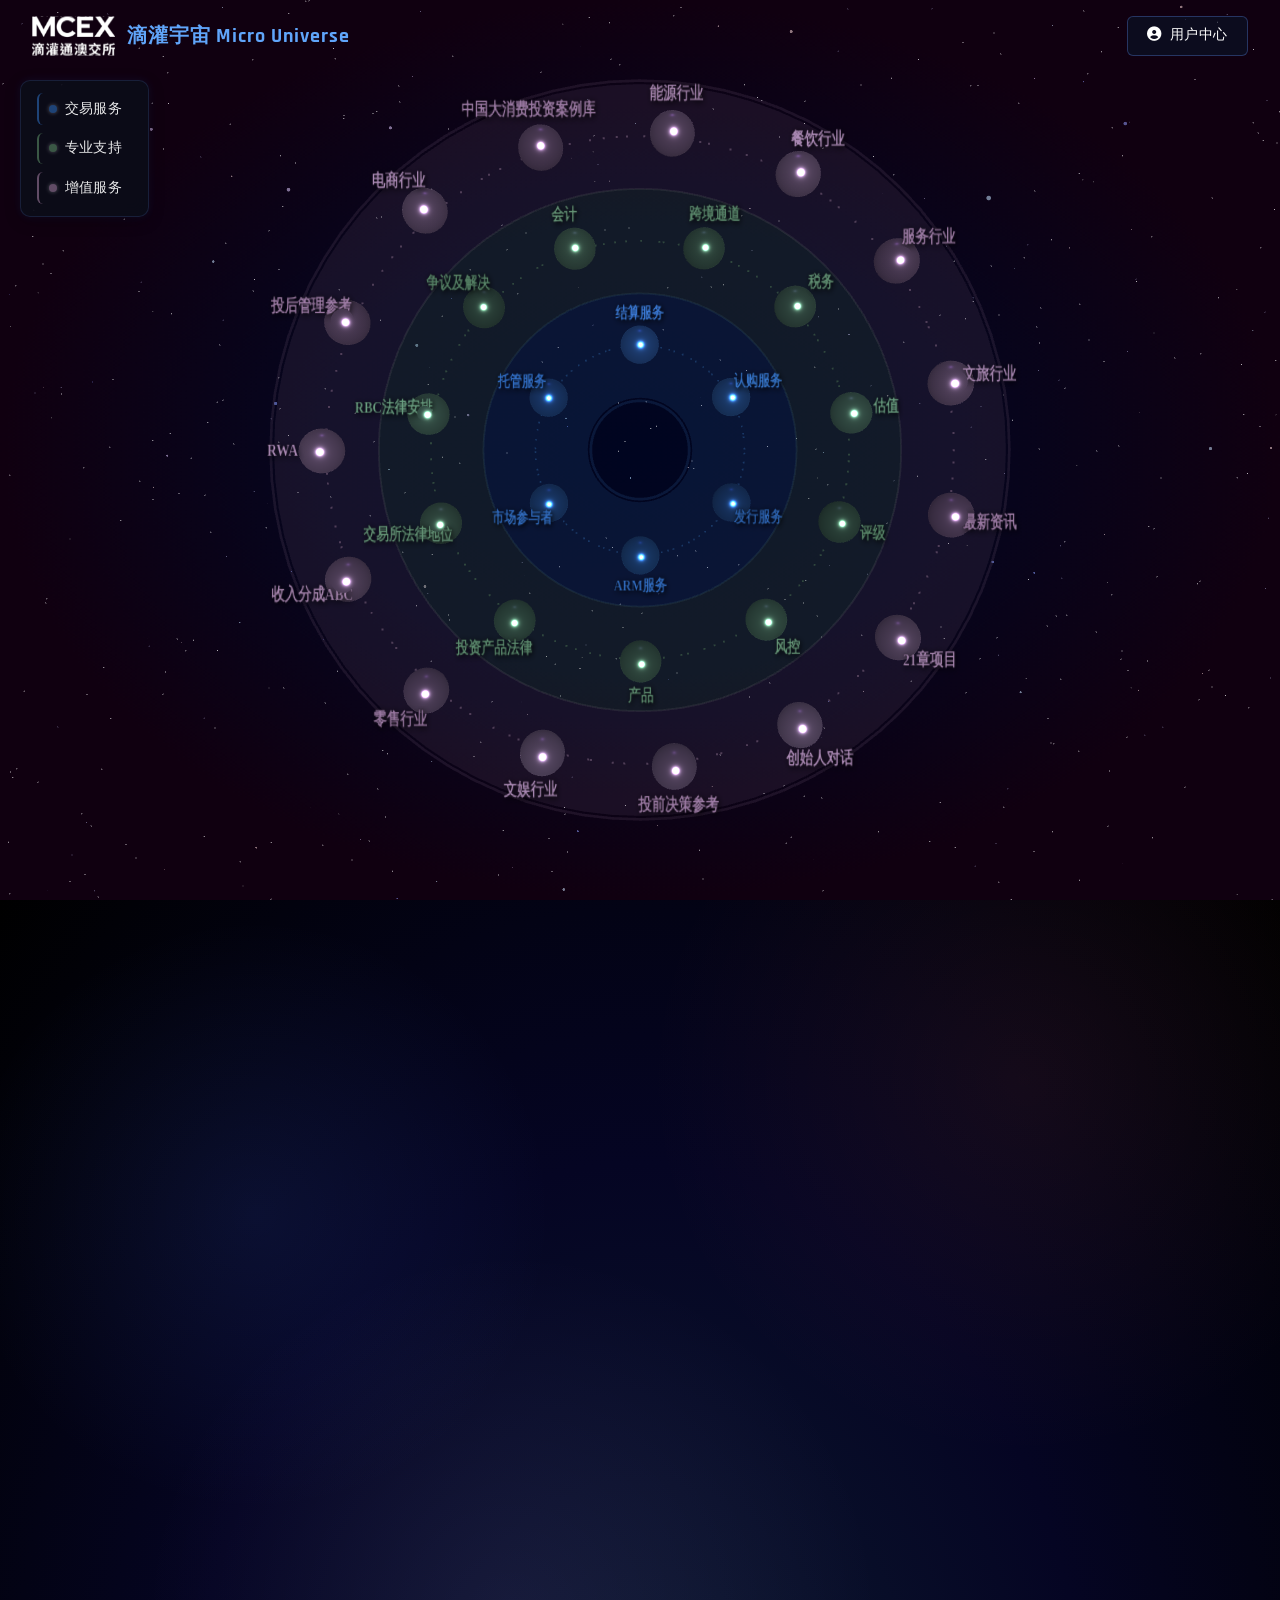
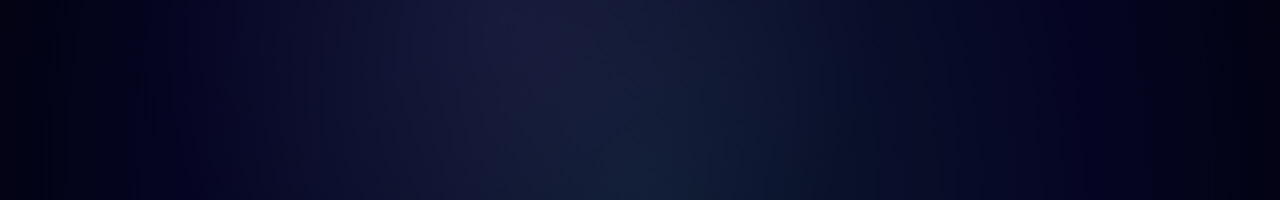
<file: index.html>
<!DOCTYPE html>
<html lang="zh-CN">
<head>
    <meta charset="UTF-8">
    <meta name="viewport" content="width=device-width, initial-scale=1.0">
    <title>滴灌宇宙 Micro Universe</title>
    <link rel="stylesheet" href="libs/css/tailwind.min.css">
    <script src="libs/js/three.min.js"></script>
    <script src="libs/js/gsap.min.js"></script>
    <script src="libs/js/OrbitControls.min.js"></script>
    <link rel="stylesheet" href="libs/css/all.min.css">
    <link rel="stylesheet" href="styles.css">
</head>
<body>
    <!-- 加载动画 -->
    <div class="loader">
        <div class="loader-spinner"></div>
        <div class="loader-text">正在加载滴灌宇宙</div>
    </div>
    
    <!-- 主应用容器 -->
    <div id="app">
        <!-- 3D场景容器 -->
        <div id="scene-container"></div>
        
        <!-- 顶部导航栏 -->
        <div class="top-nav">
            <div class="flex items-center">
                <img src="libs/img/logo-vertical-white.svg" alt="滴灌通澳门交易所Logo" class="h-10 mr-3">
                <h1 class="text-xl font-bold tracking-wider"><span class="text-blue-400">滴灌宇宙 Micro Universe</span></h1>
            </div>
            
            <div class="hidden md:flex items-center gap-4">
                <button class="neon-button"><i class="fas fa-user-circle mr-2"></i>用户中心</button>
            </div>
            <div class="md:hidden">
                <button class="text-white"><i class="fas fa-bars text-xl"></i></button>
            </div>
        </div>
        
        <!-- 聊天面板 -->
        <div class="chat-panel glass-panel">
            <div class="chat-header">
                <div class="flex items-center">
                    <div class="w-8 h-8 rounded-full bg-blue-900 flex items-center justify-center mr-2">
                        <i class="fas fa-robot"></i>
                    </div>
                    <h3 class="font-medium" id="chat-agent-name">AI Agent</h3>
                </div>
                <button id="close-chat" class="text-gray-400 hover:text-white">
                    <i class="fas fa-times"></i>
                </button>
            </div>
            <div class="chat-body">
                <!-- 消息将在这里动态添加 -->
            </div>
            <div class="chat-input">
                <input type="text" placeholder="输入您的问题..." id="message-input">
                <button id="send-message" onclick="sendMessage()">
                    <i class="fas fa-paper-plane"></i>
                </button>
            </div>
        </div>
        
        <!-- Agent信息面板 -->
        <div class="info-panel glass-panel">
            <div class="flex items-center mb-4 pb-3 border-b border-gray-700">
                <div class="w-12 h-12 rounded-full bg-blue-900 flex items-center justify-center text-xl mr-3">
                    <i class="fas fa-robot"></i>
                </div>
                <div>
                    <h3 class="text-lg font-semibold" id="agent-name">AI Agent信息</h3>
                    <p class="text-sm text-gray-300" id="agent-category">功能类别</p>
                </div>
                <button id="close-info" class="ml-auto text-gray-400 hover:text-white">
                    <i class="fas fa-times"></i>
                </button>
            </div>
            <p class="mb-3 text-gray-200" id="agent-description">请点击任一Agent图标以查看详细信息。</p>
            <div class="mb-4">
                <h4 class="text-sm font-semibold text-purple-300 mb-2">擅长领域</h4>
                <div class="flex flex-wrap gap-2" id="agent-skills">
                    <span class="px-2 py-1 text-xs bg-blue-900 bg-opacity-50 rounded-full">智能分析</span>
                    <span class="px-2 py-1 text-xs bg-blue-900 bg-opacity-50 rounded-full">资产管理</span>
                    <span class="px-2 py-1 text-xs bg-blue-900 bg-opacity-50 rounded-full">交易服务</span>
                </div>
            </div>
            <button class="w-full py-2 bg-blue-700 hover:bg-blue-800 text-white font-medium rounded-md transition-all" id="start-chat">开始对话</button>
        </div>
        
        <!-- 区域名称标签 -->
        <div class="layer-labels">
            <div class="layer-label inner-layer">
                <span class="label-dot" style="background: #1E4377;"></span>
                <span class="label-text">交易服务</span>
            </div>
            <div class="layer-label middle-layer">
                <span class="label-dot" style="background: #3A5745;"></span>
                <span class="label-text">专业支持</span>
            </div>
            <div class="layer-label outer-layer">
                <span class="label-dot" style="background: #614C66;"></span>
                <span class="label-text">增值服务</span>
            </div>
        </div>
        
        <!-- 区域说明 -->
        <!-- <div class="layer-info glass-panel">
            <div class="flex items-center justify-between mb-2">
                <h4 class="text-sm font-semibold text-blue-300">宇宙区域</h4>
            </div>
            <div class="text-xs text-gray-300 mb-1">
                <span class="inline-block w-3 h-3 rounded-full mr-1" style="background: #305866;"></span>
                内层：交易服务
            </div>
            <div class="text-xs text-gray-300 mb-1">
                <span class="inline-block w-3 h-3 rounded-full mr-1" style="background: #4B5762;"></span>
                中层：专业支持
            </div>
            <div class="text-xs text-gray-300">
                <span class="inline-block w-3 h-3 rounded-full mr-1" style="background: #704E4B;"></span>
                外层：增值服务
            </div>
        </div> -->
        
        <!-- Agent悬停提示 -->
        <div class="agent-tooltip" id="agent-tooltip"></div>
    </div>

    <script src="script.js"></script>
</body>
</html>
</file>
<file: styles.css>
@import url('https://fonts.googleapis.com/css2?family=Rajdhani:wght@300;400;500;600;700&display=swap');

:root {
    --primary-color: #1E4377;
    --secondary-color: #3A5745;
    --accent-color: #614C66;
    --inner-layer-color: #1E4377;
    --middle-layer-color: #3A5745;
    --outer-layer-color: #614C66;
    --bg-dark: #070e17;
    --bg-darker: #050a10;
    --glass-bg: rgba(10, 18, 28, 0.7);
    --glass-border: rgba(65, 120, 255, 0.2);
    --glow-shadow: 0 0 15px rgba(30, 67, 119, 0.8);
}

* {
    margin: 0;
    padding: 0;
    box-sizing: border-box;
    font-family: 'Rajdhani', sans-serif;
}

body {
    font-family: "Inter", "SF Pro Display", -apple-system, BlinkMacSystemFont,
        "Segoe UI", Roboto, Oxygen, Ubuntu, Cantarell, "Open Sans", "Helvetica Neue",
        sans-serif;
    margin: 0;
    padding: 0;
    background: radial-gradient(ellipse at bottom, #0d1b31 0%, #050523 50%, #000000 100%);
    color: #f5f5f7;
    height: 100vh;
    width: 100vw;
    overflow: hidden;
    position: relative;
}

/* 添加背景星空效果 */
body::before {
    content: '';
    position: absolute;
    width: 100%;
    height: 100%;
    background-image: 
        radial-gradient(1px 1px at 25% 30%, rgba(255, 255, 255, 0.6), transparent),
        radial-gradient(1px 1px at 50% 12%, rgba(255, 255, 255, 0.5), transparent),
        radial-gradient(1px 1px at 10% 70%, rgba(255, 255, 255, 0.4), transparent),
        radial-gradient(1.5px 1.5px at 80% 15%, rgba(255, 255, 255, 0.5), transparent),
        radial-gradient(1.5px 1.5px at 95% 88%, rgba(255, 255, 255, 0.4), transparent),
        radial-gradient(1px 1px at 35% 75%, rgba(255, 255, 255, 0.5), transparent),
        radial-gradient(1px 1px at 65% 62%, rgba(255, 255, 255, 0.6), transparent);
    background-repeat: repeat;
    background-size: 500px 500px;
    opacity: 0.15;
    pointer-events: none;
    z-index: -1;
    animation: drift 300s linear infinite;
}

@keyframes drift {
    from {
        background-position: 0 0;
    }
    to {
        background-position: 500px 500px;
    }
}

/* 添加星云辉光效果 */
body::after {
    content: '';
    position: absolute;
    width: 100%;
    height: 100%;
    background: 
        radial-gradient(circle at 20% 35%, rgba(74, 124, 255, 0.1), transparent 25%),
        radial-gradient(circle at 80% 20%, rgba(255, 107, 94, 0.07), transparent 30%),
        radial-gradient(circle at 40% 80%, rgba(187, 136, 255, 0.08), transparent 35%);
    pointer-events: none;
    z-index: -1;
}

/* 主容器 */
#app {
    position: relative;
    width: 100%;
    height: 100%;
}

/* 3D场景容器 */
#scene-container {
    position: absolute;
    top: 0;
    left: 0;
    width: 100%;
    height: 100%;
    z-index: 0;
}

/* 顶部导航栏 */
.top-nav {
    position: absolute;
    top: 0;
    left: 0;
    width: 100%;
    z-index: 10;
    padding: 1rem 2rem;
    display: flex;
    justify-content: space-between;
    align-items: center;
}

/* 玻璃态效果面板 */
.glass-panel {
    background: var(--glass-bg);
    backdrop-filter: blur(15px);
    -webkit-backdrop-filter: blur(15px);
    border: 1px solid var(--glass-border);
    border-radius: 12px;
    /* padding: 1.5rem; */
    box-shadow: 0 8px 32px rgba(0, 0, 0, 0.4), 0 0 0 1px rgba(70, 130, 180, 0.1), inset 0 0 0 1px rgba(255, 255, 255, 0.05);
    transition: all 0.3s ease;
}

/* 层级控制面板 */
.layer-control-panel {
    position: absolute;
    left: 2rem;
    bottom: 2rem;
    width: 400px;
    z-index: 10;
    display: flex;
    flex-direction: column;
    gap: 1rem;
}

/* 图层说明面板 */
.layer-info {
    position: absolute;
    top: 5rem;
    right: 2rem;
    width: 300px;
    z-index: 10;
    transition: all 0.3s ease;
    transform: translateX(0);
}

.layer-info.hidden {
    transform: translateX(320px);
    opacity: 0;
}

.layer-info h4 {
    letter-spacing: 1px;
}

.layer-info .inline-block {
    vertical-align: middle;
}

/* Agent分类筛选器 */
.filter-controls {
    display: flex;
    gap: 0.75rem;
    align-items: center;
    margin-left: 2rem;
}

.filter-btn {
    padding: 0.5rem 1.2rem;
    border: 1px solid var(--glass-border);
    background: rgba(10, 15, 30, 0.5);
    backdrop-filter: blur(5px);
    -webkit-backdrop-filter: blur(5px);
    color: white;
    border-radius: 20px;
    transition: all 0.3s ease;
    cursor: pointer;
    position: relative;
    overflow: hidden;
    font-size: 0.9rem;
    letter-spacing: 0.5px;
    text-shadow: 0 0 4px rgba(255, 255, 255, 0.3);
}

.filter-btn::after {
    content: '';
    position: absolute;
    left: 0;
    top: 0;
    width: 100%;
    height: 100%;
    background: rgba(255, 255, 255, 0.1);
    opacity: 0;
    transition: opacity 0.3s ease;
}

.filter-btn:hover::after {
    opacity: 1;
}

.filter-btn:hover {
    transform: translateY(-2px);
    box-shadow: 0 4px 12px rgba(0, 0, 0, 0.3), 0 0 15px rgba(100, 150, 255, 0.3);
}

.filter-controls button.active {
    background: var(--primary-color);
    color: white;
    box-shadow: var(--glow-shadow), 0 0 20px rgba(100, 150, 255, 0.5);
    border: 1px solid rgba(100, 150, 255, 0.4);
}

.filter-controls button[data-category="inner"].active,
.filter-controls button[data-category="inner"]:hover {
    background: var(--inner-layer-color);
    color: white;
    box-shadow: 0 0 15px rgba(48, 88, 102, 0.8), 0 0 5px rgba(48, 88, 102, 0.4);
}

.filter-controls button[data-category="middle"].active,
.filter-controls button[data-category="middle"]:hover {
    background: var(--middle-layer-color);
    color: white;
    box-shadow: 0 0 15px rgba(75, 87, 98, 0.8), 0 0 5px rgba(75, 87, 98, 0.4);
}

.filter-controls button[data-category="outer"].active,
.filter-controls button[data-category="outer"]:hover {
    background: var(--outer-layer-color);
    color: white;
    box-shadow: 0 0 15px rgba(112, 78, 75, 0.8), 0 0 5px rgba(112, 78, 75, 0.4);
}

/* 信息面板 */
.info-panel {
    position: absolute;
    bottom: 20px;
    right: 20px;
    background: rgba(13, 17, 40, 0.7);
    backdrop-filter: blur(10px);
    border: 1px solid rgba(255, 255, 255, 0.15);
    box-shadow: 0 4px 30px rgba(0, 0, 0, 0.5), 0 0 20px rgba(74, 124, 255, 0.2);
    border-radius: 15px;
    padding: 20px;
    width: 320px;
    transition: all 0.3s ease;
    opacity: 0;
    transform: translateY(30px);
    z-index: 10;
    max-height: 80vh;
    overflow-y: auto;
    display: none;
    color: rgba(255, 255, 255, 0.9);
}

.controls {
    position: absolute;
    top: 20px;
    left: 20px;
    z-index: 10;
    display: flex;
    gap: 10px;
}

.controls button {
    background: rgba(13, 17, 40, 0.6);
    color: rgba(255, 255, 255, 0.85);
    border: 1px solid rgba(120, 155, 255, 0.3);
    backdrop-filter: blur(8px);
    padding: 8px 16px;
    border-radius: 20px;
    cursor: pointer;
    font-weight: 500;
    font-size: 0.85rem;
    transition: all 0.2s ease;
    box-shadow: 0 2px 10px rgba(0, 0, 0, 0.15), 0 0 10px rgba(74, 124, 255, 0.1);
}

.controls button:hover,
.controls button.active {
    background: rgba(39, 69, 160, 0.7);
    border-color: rgba(120, 171, 255, 0.5);
    box-shadow: 0 2px 15px rgba(0, 0, 0, 0.2), 0 0 15px rgba(74, 124, 255, 0.25);
    transform: translateY(-2px);
}

.category-controls {
    position: absolute;
    top: 70px;
    left: 20px;
    z-index: 10;
    display: none;
    flex-direction: column;
    gap: 10px;
    background: rgba(13, 17, 40, 0.6);
    backdrop-filter: blur(10px);
    border-radius: 12px;
    padding: 10px;
    border: 1px solid rgba(120, 155, 255, 0.2);
    box-shadow: 0 4px 20px rgba(0, 0, 0, 0.3), 0 0 15px rgba(74, 124, 255, 0.15);
}

/* 聊天面板 */
.chat-panel {
    position: absolute;
    bottom: 2rem;
    right: 2rem;
    width: 380px;
    height: 600px;
    z-index: 10;
    display: none; /* 初始状态为隐藏 */
    flex-direction: column;
    transform: translateY(20px);
    opacity: 0;
    transition: all 0.3s cubic-bezier(0.4, 0, 0.2, 1);
    background-color: rgba(20, 30, 60, 0.7); /* 确保背景色正确 */
    border-radius: 12px;
    overflow: hidden; /* 防止内容溢出 */
}

.chat-panel.visible {
    transform: translateY(0);
    opacity: 1;
    display: flex; /* 仅在可见时设置为flex */
}

/* 修复聊天窗口滚动问题 */
.chat-body {
    flex: 1;
    overflow-y: auto !important; /* 强制启用垂直滚动 */
    padding: 1rem;
    margin-bottom: 0.5rem;
    display: flex;
    flex-direction: column;
    gap: 0.8rem;
    height: calc(100% - 120px); /* 使用固定计算方式 */
    min-height: 200px; /* 设置最小高度 */
    scrollbar-width: thin; /* Firefox */
    -ms-overflow-style: thin; /* IE and Edge */
    position: relative; /* 确保定位上下文正确 */
}

/* 改善聊天消息样式，参考Coze风格 */
.chat-message {
    padding: 0.8rem 1rem;
    border-radius: 12px;
    margin-bottom: 0.2rem;
    max-width: 85%;
    word-break: break-word;
    line-height: 1.4;
    position: relative;
    animation: fadeIn 0.3s ease;
    box-shadow: 0 2px 5px rgba(0, 0, 0, 0.1);
}

.user-message {
    background: rgba(120, 160, 255, 0.15);
    border: 1px solid rgba(120, 160, 255, 0.2);
    margin-left: auto;
    border-bottom-right-radius: 4px;
    color: rgba(255, 255, 255, 0.95);
}

.agent-message {
    background: rgba(40, 44, 71, 0.6);
    border: 1px solid rgba(100, 150, 255, 0.15);
    margin-right: auto;
    border-bottom-left-radius: 4px;
    color: rgba(240, 245, 255, 0.9);
}

/* 改善聊天输入框样式 */
.chat-input {
    display: flex;
    background: rgba(40, 50, 80, 0.5);
    border-radius: 12px;
    margin: 0 1rem 1rem 1rem;
    overflow: hidden;
    border: 1px solid rgba(120, 160, 255, 0.25);
    transition: all 0.2s ease;
}

.chat-input:focus-within {
    border-color: rgba(120, 170, 255, 0.6);
    box-shadow: 0 0 10px rgba(74, 124, 255, 0.3);
}

.chat-input input {
    flex: 1;
    padding: 0.8rem 1rem;
    background: transparent;
    border: none;
    outline: none;
    color: white;
    font-size: 0.95rem;
}

.chat-input input::placeholder {
    color: rgba(255, 255, 255, 0.4);
}

.chat-input button {
    background: linear-gradient(135deg, #3662E3, #5681FF);
    border: none;
    padding: 0 1.2rem;
    color: white;
    cursor: pointer;
    transition: all 0.3s ease;
    display: flex;
    align-items: center;
    justify-content: center;
}

.chat-input button:hover {
    background: linear-gradient(135deg, #4370F8, #6B96FF);
    box-shadow: 0 0 10px rgba(74, 124, 255, 0.4) inset;
}

/* 改善引导问题样式 */
.guiding-questions {
    display: flex;
    flex-direction: column;
    gap: 0.5rem;
    margin-top: 0.8rem;
    margin-bottom: 0.5rem;
    align-self: stretch;
}

.guiding-question {
    background: rgba(80, 120, 200, 0.1);
    border: 1px solid rgba(120, 160, 255, 0.2);
    border-radius: 10px;
    padding: 0.6rem 0.8rem;
    cursor: pointer;
    transition: all 0.2s ease;
    font-size: 0.9rem;
    color: rgba(220, 230, 255, 0.8);
    text-align: left;
}

.guiding-question:hover {
    background: rgba(80, 120, 200, 0.2);
    border-color: rgba(120, 160, 255, 0.4);
    color: rgba(255, 255, 255, 0.95);
    transform: translateY(-1px);
}

/* 添加特别的滚动条样式 */
.chat-body::-webkit-scrollbar {
    width: 8px; /* 增加滚动条宽度 */
}

.chat-body::-webkit-scrollbar-track {
    background: rgba(20, 30, 60, 0.3); /* 增加轨道可见度 */
    border-radius: 5px;
    margin: 4px 0; /* 添加上下边距 */
}

.chat-body::-webkit-scrollbar-thumb {
    background: rgba(120, 160, 255, 0.5); /* 增加滑块不透明度 */
    border-radius: 5px;
    border: 1px solid rgba(120, 160, 255, 0.2);
    box-shadow: 0 0 3px rgba(120, 160, 255, 0.3); /* 添加发光效果 */
}

.chat-body::-webkit-scrollbar-thumb:hover {
    background: rgba(120, 180, 255, 0.7); /* 增加悬停亮度 */
    cursor: pointer;
}

/* 美化聊天面板标题 */
.chat-header {
    padding: 1rem;
    background: rgba(30, 40, 80, 0.7);
    border-bottom: 1px solid rgba(120, 160, 255, 0.15);
    display: flex;
    align-items: center;
    justify-content: space-between;
    border-radius: 12px 12px 0 0;
}

.chat-header h3 {
    margin: 0;
    color: #ffffff;
    font-weight: 600;
    letter-spacing: 0.5px;
    font-size: 1.1rem;
}

/* 美化关闭按钮 */
#close-chat {
    width: 28px;
    height: 28px;
    display: flex;
    align-items: center;
    justify-content: center;
    border-radius: 50%;
    background: rgba(80, 100, 150, 0.2);
    transition: all 0.2s ease;
}

#close-chat:hover {
    background: rgba(120, 160, 255, 0.3);
}

/* 输入中状态样式 */
.typing-indicator {
    display: flex;
    align-items: center;
    gap: 4px;
    padding: 0.6rem 1rem;
    max-width: 70px;
}

.typing-indicator .dot {
    width: 8px;
    height: 8px;
    background: rgba(220, 230, 255, 0.7);
    border-radius: 50%;
    animation: typing-animation 1.4s infinite ease-in-out;
}

.typing-indicator .dot:nth-child(1) {
    animation-delay: 0s;
}

.typing-indicator .dot:nth-child(2) {
    animation-delay: 0.2s;
}

.typing-indicator .dot:nth-child(3) {
    animation-delay: 0.4s;
}

@keyframes typing-animation {
    0%, 100% { transform: translateY(0); opacity: 0.5; }
    50% { transform: translateY(-5px); opacity: 1; }
}

/* 加载动画 */
.loader {
    position: fixed;
    width: 100%;
    height: 100%;
    top: 0;
    left: 0;
    background: var(--bg-darker);
    display: flex;
    flex-direction: column;
    justify-content: center;
    align-items: center;
    z-index: 9999;
    transition: opacity 0.5s ease;
}

.loader-text {
    color: white;
    font-size: 1.1rem;
    margin-top: 2rem;
    letter-spacing: 1px;
    animation: pulse 1.5s infinite;
    font-weight: 500;
}

@keyframes pulse {
    0%, 100% { opacity: 0.6; }
    50% { opacity: 1; }
}

.loader-spinner {
    width: 60px;
    height: 60px;
    border: 3px solid transparent;
    border-top: 3px solid rgba(100, 150, 255, 0.8);
    border-right: 3px solid rgba(100, 150, 255, 0.6);
    border-radius: 50%;
    animation: spin 1s linear infinite;
    box-shadow: 0 0 20px rgba(100, 150, 255, 0.3);
}

@keyframes spin {
    0% { transform: rotate(0deg); }
    100% { transform: rotate(360deg); }
}

/* 霓虹风格按钮 */
.neon-button {
    background: rgba(10, 20, 40, 0.6);
    border: 1px solid rgba(100, 150, 255, 0.3);
    color: white;
    padding: 0.5rem 1.2rem;
    border-radius: 6px;
    cursor: pointer;
    position: relative;
    overflow: hidden;
    transition: all 0.3s ease;
    font-size: 0.9rem;
    font-weight: 500;
    letter-spacing: 0.5px;
}

.neon-button::before {
    content: '';
    position: absolute;
    top: 0;
    left: -100%;
    width: 100%;
    height: 100%;
    background: linear-gradient(
        90deg,
        transparent,
        rgba(100, 150, 255, 0.2),
        transparent
    );
    transition: all 0.5s ease;
}

.neon-button:hover {
    background: rgba(30, 60, 100, 0.8);
    box-shadow: 0 0 15px rgba(100, 150, 255, 0.4);
    border: 1px solid rgba(100, 150, 255, 0.5);
}

.neon-button:hover::before {
    left: 100%;
}

/* 正在输入提示样式 */
.typing-indicator {
    display: flex;
    align-items: center;
    justify-content: center;
    padding: 0.6rem !important;
    min-height: unset !important;
    width: 80px !important;
}

.typing-indicator .dot {
    display: inline-block;
    width: 8px;
    height: 8px;
    border-radius: 50%;
    background-color: rgba(255, 255, 255, 0.7);
    margin: 0 3px;
    animation: typing-animation 1.4s infinite;
}

.typing-indicator .dot:nth-child(1) {
    animation-delay: 0s;
}

.typing-indicator .dot:nth-child(2) {
    animation-delay: 0.2s;
}

.typing-indicator .dot:nth-child(3) {
    animation-delay: 0.4s;
}

@keyframes typing-animation {
    0%, 60%, 100% { transform: translateY(0); }
    30% { transform: translateY(-6px); }
}

/* 响应式调整 */
@media (max-width: 768px) {
    .filter-controls {
        margin-left: 0;
        gap: 0.5rem;
    }
    
    .info-panel, .chat-panel {
        width: calc(100% - 2rem);
        left: 1rem;
        right: 1rem;
    }
    
    .controls-helper {
        width: calc(100% - 2rem);
        left: 1rem;
    }
    
    .top-nav {
        padding: 0.8rem 1rem;
    }
    
    .top-nav h1 {
        font-size: 1rem;
    }
}

/* 区域名称标签样式 */
.layer-labels {
    position: fixed;
    top: 80px;
    left: 20px;
    display: flex;
    flex-direction: column;
    gap: 0.5rem;
    z-index: 10;
    background: rgba(10, 18, 28, 0.65);
    padding: 0.75rem 1rem;
    border-radius: 10px;
    backdrop-filter: blur(8px);
    border: 1px solid rgba(100, 150, 255, 0.15);
    box-shadow: 0 4px 15px rgba(0, 0, 0, 0.3), 0 0 10px rgba(74, 124, 255, 0.1);
    transition: all 0.3s ease;
}

.layer-label {
    display: flex;
    align-items: center;
    gap: 0.5rem;
    color: rgba(255, 255, 255, 0.9);
    font-size: 0.85rem;
    padding: 0.35rem 0.6rem;
    border-radius: 6px;
    transition: all 0.25s ease;
    white-space: nowrap;
}

.layer-label:hover {
    background: rgba(255, 255, 255, 0.1);
    transform: translateX(3px);
}

.label-dot {
    width: 8px;
    height: 8px;
    border-radius: 50%;
    box-shadow: 0 0 4px rgba(255, 255, 255, 0.3);
}

.label-text {
    font-weight: 500;
    letter-spacing: 0.03em;
}

/* 为每个层级添加特殊效果 */
.inner-layer {
    border-left: 2px solid #1E4377;
}

.middle-layer {
    border-left: 2px solid #3A5745;
}

.outer-layer {
    border-left: 2px solid #614C66;
}

/* Agent标题样式增强 */
#agent-name {
    color: #ffffff;
    font-weight: 700;
    font-size: 1.2rem;
    text-shadow: 0 0 12px rgba(255, 255, 255, 0.7);
    letter-spacing: 0.5px;
    position: relative;
    display: inline-block;
}

#agent-name::after {
    content: '';
    position: absolute;
    bottom: -4px;
    left: 0;
    width: 100%;
    height: 2px;
    background: linear-gradient(90deg, rgba(255, 255, 255, 0.8), rgba(120, 171, 255, 0.4));
    border-radius: 2px;
    box-shadow: 0 0 8px rgba(255, 255, 255, 0.5);
}
</file>
